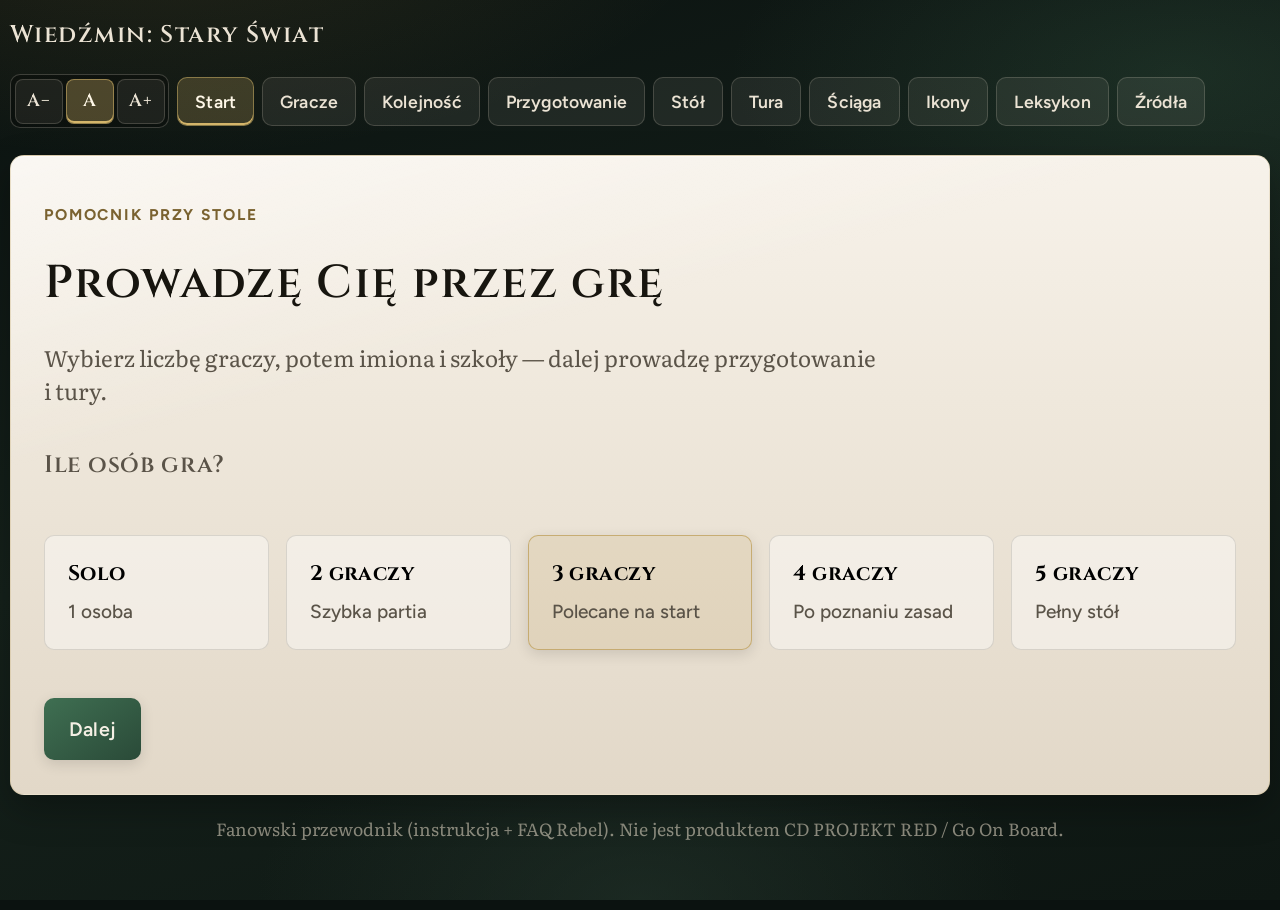
<file: wiedzmin-helper/index.html>
<!DOCTYPE html>
<html lang="pl">
  <head>
    <meta charset="UTF-8" />
    <meta name="viewport" content="width=device-width, initial-scale=1, viewport-fit=cover" />
    <script>
      (function () {
        try {
          var s = localStorage.getItem("wiedzmin-stary-swiat-ui-scale") || "md";
          if (s === "xl") s = "lg";
          if (s === "sm" || s === "md" || s === "lg") {
            document.documentElement.setAttribute("data-ui-scale", s);
          } else {
            document.documentElement.setAttribute("data-ui-scale", "md");
          }
        } catch (e) {
          document.documentElement.setAttribute("data-ui-scale", "md");
        }
      })();
    </script>
    <meta
      name="description"
      content="Pomocnik do planszówki Wiedźmin: Stary Świat — przygotowanie rozgrywki i prowadzenie tury krok po kroku."
    />
    <title>Wiedźmin: Stary Świat — Pomocnik</title>
    <link rel="preconnect" href="https://fonts.googleapis.com" />
    <link rel="preconnect" href="https://fonts.gstatic.com" crossorigin />
    <link
      href="https://fonts.googleapis.com/css2?family=Cinzel:wght@500;600;700&family=Figtree:wght@500;600;700&family=Literata:ital,opsz,wght@0,7..72,400;0,7..72,600;1,7..72,400&display=swap"
      rel="stylesheet"
    />
    <link rel="stylesheet" href="./css/styles.css" />
  </head>
  <body>
    <div class="app" id="app">
      <p class="boot-msg">Ładowanie pomocnika…</p>
    </div>
    <script type="module" src="./js/app.js"></script>
  </body>
</html>
</file>
<file: wiedzmin-helper/css/styles.css>
:root {
  /* Northern Path — chłodny mech, kość, złoto szlaku (nie krem+terracotta) */
  --bg-deep: #0b1210;
  --bg-mid: #15211b;
  --bg-glow: #24352c;
  --panel: #efe8dc;
  --panel-dark: #e2d8c8;
  --panel-lift: #f7f2ea;
  --ink: #17150f;
  --ink-soft: #5a5348;
  --brass: #b8974a;
  --brass-bright: #d4b56a;
  --brass-deep: #7a6230;
  --moss: #3f6f52;
  --moss-deep: #2a4a38;
  --danger: #9a4034;
  --ok: #3f6f52;
  --line: rgba(23, 21, 15, 0.12);
  --line-strong: rgba(23, 21, 15, 0.2);
  --shadow: 0 14px 36px rgba(0, 0, 0, 0.28);
  --shadow-soft: 0 4px 14px rgba(0, 0, 0, 0.12);
  --radius: 14px;
  --radius-sm: 10px;
  --radius-pill: 999px;
  --font-display: "Cinzel", "Palatino Linotype", serif;
  --font-body: "Literata", "Georgia", serif;
  --font-ui: "Figtree", "Segoe UI", sans-serif;
  --ease-out: cubic-bezier(0.22, 1, 0.36, 1);
  --ease-snap: cubic-bezier(0.33, 1, 0.68, 1);
  --dur-fast: 140ms;
  --dur: 280ms;
  --dur-slow: 420ms;
  /* Domyślnie A (= md). A− mniejsze, A+ większe — pod stół. */
  --ui-font: 20px;
  --app-max: 1600px;
  --nav-fg: #ebe3d4;
  --nav-fg-muted: rgba(235, 227, 212, 0.62);
}

* {
  box-sizing: border-box;
}

html {
  font-size: var(--ui-font);
}

html[data-ui-scale="sm"] {
  --ui-font: 17px;
}

html[data-ui-scale="md"] {
  --ui-font: 20px;
}

html[data-ui-scale="lg"] {
  --ui-font: 24px;
}

html,
body {
  margin: 0;
  min-height: 100%;
}

body {
  font-family: var(--font-body);
  color: var(--ink);
  background-color: var(--bg-deep);
  background-image:
    radial-gradient(ellipse 80% 50% at 12% -10%, rgba(184, 151, 74, 0.14), transparent 55%),
    radial-gradient(ellipse 70% 45% at 92% 8%, rgba(63, 111, 82, 0.22), transparent 50%),
    radial-gradient(ellipse 50% 40% at 50% 100%, rgba(36, 53, 44, 0.55), transparent 60%),
    linear-gradient(165deg, var(--bg-deep) 0%, var(--bg-mid) 48%, #0e1713 100%);
  background-attachment: fixed;
  line-height: 1.55;
  -webkit-text-size-adjust: 100%;
  text-size-adjust: 100%;
  font-optical-sizing: auto;
}

button,
input,
select,
textarea {
  font: inherit;
}

.boot-msg {
  color: var(--nav-fg);
  padding: 2rem 0.5rem;
  font-family: var(--font-ui);
  letter-spacing: 0.02em;
  opacity: 0.85;
  animation: boot-pulse 1.2s var(--ease-out) infinite alternate;
}

@keyframes boot-pulse {
  from { opacity: 0.45; }
  to { opacity: 0.9; }
}

.app {
  width: min(var(--app-max), calc(100% - 1rem));
  margin: 0 auto;
  padding: 0.85rem 0 2.5rem;
}

.topbar {
  display: flex;
  align-items: flex-start;
  justify-content: space-between;
  gap: 1rem;
  margin-bottom: 1.35rem;
  color: var(--nav-fg);
  flex-wrap: wrap;
}

.brand {
  font-family: var(--font-display);
  letter-spacing: 0.06em;
  font-size: 1.2rem;
  font-weight: 600;
  text-wrap: balance;
}

.brand small {
  display: block;
  margin-top: 0.3rem;
  font-family: var(--font-ui);
  font-size: 0.82rem;
  font-weight: 500;
  color: var(--nav-fg-muted);
  letter-spacing: 0.04em;
  text-transform: uppercase;
}

.top-actions {
  display: flex;
  gap: 0.4rem;
  flex-wrap: wrap;
  justify-content: flex-end;
  max-width: 100%;
  align-items: center;
}

.top-actions .btn {
  font-family: var(--font-ui);
  font-size: 0.88rem;
  font-weight: 600;
  padding: 0.5rem 0.85rem;
  min-height: 2.45rem;
  border-radius: var(--radius-sm);
  letter-spacing: 0.01em;
}

.ui-scale {
  display: inline-flex;
  align-items: center;
  gap: 0.15rem;
  padding: 0.18rem;
  border-radius: var(--radius-sm);
  border: 1px solid rgba(235, 227, 212, 0.22);
  background: rgba(0, 0, 0, 0.28);
}

.ui-scale .btn {
  min-width: 2.4rem;
  min-height: 2.25rem;
  padding: 0.3rem 0.5rem;
  font-family: var(--font-display);
  font-size: 0.9rem;
  line-height: 1;
  border-radius: 8px;
}

.ui-scale .btn.nav-active {
  background: rgba(212, 181, 106, 0.32);
  border-color: rgba(212, 181, 106, 0.55);
  color: #fff8e8;
}

.panel {
  position: relative;
  background:
    linear-gradient(165deg, rgba(255, 255, 255, 0.42) 0%, transparent 32%),
    linear-gradient(180deg, var(--panel-lift), var(--panel) 38%, var(--panel-dark));
  border: 1px solid rgba(184, 151, 74, 0.22);
  border-radius: var(--radius);
  box-shadow: var(--shadow);
  padding: 1.55rem 1.65rem 1.7rem;
  animation: panel-enter var(--dur-slow) var(--ease-out) both;
  transform-origin: 50% 12%;
}

.panel::before {
  content: "";
  position: absolute;
  inset: 0;
  border-radius: inherit;
  pointer-events: none;
  box-shadow: inset 0 1px 0 rgba(255, 255, 255, 0.45);
}

@keyframes panel-enter {
  from {
    opacity: 0;
    transform: translateY(14px) scale(0.985);
  }
  to {
    opacity: 1;
    transform: none;
  }
}

@keyframes rise {
  from {
    opacity: 0;
    transform: translateY(10px);
  }
  to {
    opacity: 1;
    transform: none;
  }
}

h1,
h2,
h3 {
  font-family: var(--font-display);
  font-weight: 600;
  letter-spacing: 0.03em;
  margin: 0 0 0.65rem;
}

h1 {
  font-size: clamp(1.85rem, 3.6vw, 2.55rem);
  line-height: 1.2;
}

h2 {
  font-size: 1.45rem;
  line-height: 1.25;
}

h3 {
  font-size: 1.2rem;
  color: var(--ink-soft);
  line-height: 1.3;
}

.lead {
  font-size: 1.12rem;
  color: var(--ink-soft);
  margin: 0 0 1.25rem;
  line-height: 1.45;
}

.progress {
  display: grid;
  gap: 0.45rem;
  margin-bottom: 1.1rem;
}

.progress-meta {
  display: flex;
  justify-content: space-between;
  gap: 1rem;
  font-size: 0.95rem;
  color: var(--ink-soft);
}

.progress-bar {
  height: 7px;
  border-radius: 6px;
  background: rgba(23, 21, 15, 0.1);
  overflow: hidden;
}

.progress-bar > span {
  display: block;
  height: 100%;
  width: 0;
  background: linear-gradient(90deg, var(--moss), var(--brass-bright));
  transition: width var(--dur-slow) var(--ease-out);
}

.step-kicker {
  display: inline-block;
  margin-bottom: 0.55rem;
  font-family: var(--font-ui);
  font-size: 0.78rem;
  font-weight: 700;
  letter-spacing: 0.12em;
  text-transform: uppercase;
  color: var(--brass-deep);
}

.checklist {
  list-style: none;
  margin: 0 0 1rem;
  padding: 0;
  display: flex;
  flex-direction: column;
  gap: 0.65rem;
  font-size: 1.05rem;
}

.checklist li {
  display: block;
  padding: 0.95rem 1.05rem;
  border-radius: var(--radius-sm);
  background: rgba(255, 255, 255, 0.38);
  border: 1px solid var(--line);
  text-align: left;
  line-height: 1.5;
  overflow-wrap: break-word;
  transition: border-color var(--dur-fast) ease, background var(--dur-fast) ease;
}

.checklist li > div {
  display: block;
  margin-top: 0.35rem;
  color: var(--ink-soft);
}

.checklist strong {
  display: inline;
  font-weight: 600;
}

.step-body {
  overflow-wrap: break-word;
}

.step-body ol.checklist,
.step-body ul.checklist {
  counter-reset: none;
}

.note,
.warn,
.tip {
  margin: 0.9rem 0 0;
  padding: 0.9rem 1rem;
  border-radius: var(--radius-sm);
  border-left: 4px solid var(--brass);
  background: rgba(184, 151, 74, 0.1);
  font-size: 1.02rem;
  line-height: 1.5;
}

.warn {
  border-left-color: var(--danger);
  background: rgba(154, 64, 52, 0.09);
}

.tip {
  border-left-color: var(--ok);
  background: rgba(63, 111, 82, 0.1);
}

.actions {
  display: flex;
  flex-wrap: wrap;
  gap: 0.65rem;
  margin-top: 1.25rem;
}

.btn {
  appearance: none;
  border: 0;
  border-radius: var(--radius-sm);
  padding: 0.8rem 1.25rem;
  min-height: 2.75rem;
  cursor: pointer;
  font-family: var(--font-ui);
  font-size: 0.98rem;
  font-weight: 600;
  letter-spacing: 0.01em;
  transition:
    transform var(--dur-fast) var(--ease-snap),
    background var(--dur) ease,
    box-shadow var(--dur) ease,
    border-color var(--dur) ease,
    color var(--dur) ease,
    opacity var(--dur-fast) ease;
}

.btn:hover {
  transform: translateY(-1px);
}

.btn:active {
  transform: translateY(0) scale(0.985);
}

.btn:focus-visible {
  outline: 2px solid var(--brass);
  outline-offset: 2px;
}

.btn-primary {
  background: linear-gradient(145deg, var(--moss) 0%, var(--moss-deep) 100%);
  color: #f4efe4;
  box-shadow: var(--shadow-soft);
}

.btn-primary:hover {
  box-shadow: 0 8px 20px rgba(42, 74, 56, 0.35);
}

.btn-secondary {
  background: rgba(255, 255, 255, 0.35);
  color: var(--ink);
  border: 1px solid var(--line-strong);
}

.btn-secondary:hover {
  background: rgba(255, 255, 255, 0.55);
  border-color: rgba(184, 151, 74, 0.45);
}

.btn-ghost {
  background: rgba(235, 227, 212, 0.08);
  color: var(--nav-fg);
  border: 1px solid rgba(235, 227, 212, 0.18);
}

.btn-ghost:hover {
  background: rgba(235, 227, 212, 0.14);
  border-color: rgba(212, 181, 106, 0.35);
}

.btn-ghost.nav-active {
  background: rgba(212, 181, 106, 0.22);
  border-color: rgba(212, 181, 106, 0.5);
  color: #fff8e8;
  box-shadow: inset 0 -2px 0 var(--brass-bright);
}

.btn-danger {
  background: var(--danger);
  color: #fff7f2;
}

.choice-grid {
  display: grid;
  grid-template-columns: repeat(auto-fit, minmax(180px, 1fr));
  gap: 0.85rem;
  margin: 1rem 0 0.25rem;
}

.trail-token-grid {
  display: grid;
  grid-template-columns: repeat(3, minmax(0, 1fr));
  gap: 0.65rem;
  margin: 0.75rem 0 0.15rem;
}

.trail-token-btn {
  display: flex;
  flex-direction: column;
  align-items: center;
  gap: 0.2rem;
  text-align: center;
  padding: 0.7rem 0.45rem 0.65rem;
  border-radius: 12px;
  border: 1px solid var(--line);
  background: rgba(255, 255, 255, 0.42);
  cursor: pointer;
  min-height: 6.2rem;
  transition: border-color 0.15s ease, background 0.15s ease, transform 0.15s ease;
}

.trail-token-btn .trail-token-ico {
  line-height: 0;
  margin-bottom: 0.15rem;
}

.trail-token-btn .trail-token-ico .ico-img {
  width: 2.35rem;
  height: 2.35rem;
}

.trail-token-btn strong {
  font-family: var(--font-display);
  font-size: 1.02rem;
  line-height: 1.2;
}

.trail-token-meta {
  color: var(--ink-soft);
  font-size: 0.92rem;
}

.trail-token-status {
  color: var(--ink-soft);
  font-size: 0.78rem;
  opacity: 0.85;
  margin-top: 0.15rem;
}

.trail-token-btn:hover:not(:disabled) {
  border-color: var(--brass);
  transform: translateY(-1px);
}

.trail-token-btn.active {
  border-color: var(--brass);
  background: rgba(184, 146, 62, 0.16);
}

.trail-token-btn.is-trail {
  border-color: var(--ok, #2f6b45);
  background: rgba(47, 107, 69, 0.14);
}

.trail-token-btn.is-empty,
.trail-token-btn:disabled {
  opacity: 0.55;
  cursor: not-allowed;
  transform: none;
}

@media (max-width: 520px) {
  .trail-token-grid {
    gap: 0.4rem;
  }
  .trail-token-btn {
    padding: 0.55rem 0.3rem;
    min-height: 5.6rem;
  }
  .trail-token-btn strong {
    font-size: 0.92rem;
  }
}

.explore-chooser {
  margin: 0.5rem 0 0.25rem;
}

.explore-chooser-title {
  margin: 0 0 0.35rem;
  font-size: 1.45rem;
}

.explore-card-grid {
  display: grid;
  grid-template-columns: repeat(2, max-content);
  justify-content: center;
  column-gap: 2.25rem;
  row-gap: 0.65rem;
  margin: 1rem 0 0.25rem;
  align-items: start;
}

.explore-card-slot {
  display: flex;
  flex-direction: column;
  align-items: center;
  gap: 0.55rem;
  width: max-content;
}

.explore-card {
  display: block;
  margin: 0;
  padding: 0;
  border: 3px solid transparent;
  border-radius: 12px;
  background: transparent;
  cursor: pointer;
  line-height: 0;
  width: max-content;
  transition: border-color 0.15s ease, transform 0.15s ease, box-shadow 0.15s ease;
}

.explore-card img {
  display: block;
  width: min(42vw, 11rem);
  height: auto;
  object-fit: contain;
  pointer-events: none;
  filter: drop-shadow(0 8px 16px rgba(0, 0, 0, 0.28));
}

.explore-card-label {
  text-align: center;
  pointer-events: none;
}

.explore-card-label strong {
  display: block;
  font-family: var(--font-display);
  font-size: 1.08rem;
}

.explore-card:hover {
  transform: translateY(-2px);
}

.explore-card:focus-visible {
  outline: 2px solid var(--brass);
  outline-offset: 3px;
}

.explore-card.active {
  border-color: var(--brass);
  box-shadow: 0 0 0 2px rgba(184, 146, 62, 0.35);
}

@media (max-width: 520px) {
  .explore-card-grid {
    column-gap: 1rem;
  }
  .explore-card img {
    width: min(40vw, 9rem);
  }
}

.choice-grid > .choice {
  animation: choice-in var(--dur-slow) var(--ease-out) both;
}

.choice-grid > .choice:nth-child(1) { animation-delay: 40ms; }
.choice-grid > .choice:nth-child(2) { animation-delay: 80ms; }
.choice-grid > .choice:nth-child(3) { animation-delay: 120ms; }
.choice-grid > .choice:nth-child(4) { animation-delay: 160ms; }
.choice-grid > .choice:nth-child(5) { animation-delay: 200ms; }
.choice-grid > .choice:nth-child(n + 6) { animation-delay: 240ms; }

@keyframes choice-in {
  from {
    opacity: 0;
    transform: translateY(8px);
  }
  to {
    opacity: 1;
    transform: none;
  }
}

.choice {
  text-align: left;
  padding: 1.1rem 1.15rem;
  border-radius: var(--radius-sm);
  border: 1px solid var(--line);
  background: rgba(255, 255, 255, 0.42);
  cursor: pointer;
  min-height: 4.1rem;
  font-family: var(--font-ui);
  transition:
    border-color var(--dur-fast) ease,
    transform var(--dur-fast) var(--ease-snap),
    background var(--dur) ease,
    box-shadow var(--dur) ease;
}

.choice:hover,
.choice.active {
  border-color: rgba(184, 151, 74, 0.65);
  background: rgba(184, 151, 74, 0.14);
  transform: translateY(-2px);
  box-shadow: var(--shadow-soft);
}

.choice:focus-visible {
  outline: 2px solid var(--brass);
  outline-offset: 2px;
}

.choice strong {
  display: block;
  font-family: var(--font-display);
  margin-bottom: 0.25rem;
  font-size: 1.05rem;
  letter-spacing: 0.02em;
}

.choice span {
  color: var(--ink-soft);
  font-size: 0.95rem;
  line-height: 1.4;
  font-weight: 500;
}

.table {
  width: 100%;
  border-collapse: collapse;
  margin: 0.85rem 0 0.2rem;
  font-size: 1.05rem;
}

.table th,
.table td {
  border: 1px solid var(--line);
  padding: 0.7rem 0.8rem;
  text-align: left;
}

.table th {
  background: rgba(184, 146, 62, 0.15);
  font-family: var(--font-display);
  font-weight: 600;
}

.home-hero {
  min-height: min(72vh, 620px);
  display: grid;
  align-content: center;
  gap: 0.9rem;
}

.home-hero .lead {
  max-width: 42rem;
}

.badge-row {
  display: flex;
  flex-wrap: wrap;
  gap: 0.45rem;
  margin: 0.4rem 0 0.8rem;
}

.badge {
  display: inline-flex;
  align-items: center;
  padding: 0.28rem 0.65rem;
  border-radius: 8px;
  background: rgba(184, 151, 74, 0.14);
  border: 1px solid rgba(184, 151, 74, 0.32);
  font-family: var(--font-ui);
  font-size: 0.82rem;
  font-weight: 600;
  color: var(--ink-soft);
}

.phase-tabs {
  display: flex;
  flex-wrap: wrap;
  gap: 0.4rem;
  margin-bottom: 1rem;
  padding: 0.3rem;
  border-radius: var(--radius-sm);
  background: rgba(23, 21, 15, 0.04);
  border: 1px solid var(--line);
}

.phase-tab {
  padding: 0.6rem 0.95rem;
  border-radius: 8px;
  border: 1px solid transparent;
  background: transparent;
  color: var(--ink-soft);
  cursor: pointer;
  font-family: var(--font-ui);
  font-size: 0.95rem;
  font-weight: 600;
  min-height: 2.55rem;
  transition:
    background var(--dur) ease,
    color var(--dur) ease,
    border-color var(--dur) ease,
    transform var(--dur-fast) var(--ease-snap);
}

.phase-tab:hover {
  background: rgba(255, 255, 255, 0.45);
  color: var(--ink);
}

.phase-tab.active {
  background: var(--moss-deep);
  border-color: var(--moss-deep);
  color: #f4efe4;
  box-shadow: var(--shadow-soft);
}

.footer-note {
  margin-top: 1rem;
  color: rgba(240, 230, 210, 0.55);
  font-size: 0.88rem;
  text-align: center;
}

.roster-grid {
  display: grid;
  gap: 0.75rem;
  margin: 0.85rem 0 1.1rem;
  grid-template-columns: 1fr;
}

.roster-grid--2 {
  grid-template-columns: repeat(2, minmax(0, 1fr));
}

.roster-grid--3 {
  grid-template-columns: repeat(3, minmax(0, 1fr));
}

.roster-grid--4,
.roster-grid--5 {
  grid-template-columns: repeat(auto-fit, minmax(190px, 1fr));
}

@media (max-width: 900px) {
  .roster-grid--3 {
    grid-template-columns: repeat(2, minmax(0, 1fr));
  }
}

@media (max-width: 480px) {
  .roster-grid--2,
  .roster-grid--3,
  .roster-grid--4,
  .roster-grid--5 {
    grid-template-columns: 1fr;
  }
}

.roster-card {
  display: grid;
  gap: 0.75rem;
  padding: 0.9rem 1rem 1rem;
  border-radius: var(--radius-sm);
  border: 1px solid var(--line);
  border-left: 3px solid var(--school-color, var(--brass));
  background: rgba(255, 255, 255, 0.72);
  box-shadow: var(--shadow-soft);
  margin: 0;
  min-width: 0;
  transition: border-color var(--dur) ease, box-shadow var(--dur) ease, transform var(--dur-fast) var(--ease-snap);
}

.roster-card:hover {
  border-color: color-mix(in srgb, var(--school-color, var(--brass)) 55%, var(--line));
  box-shadow: 0 6px 18px rgba(0, 0, 0, 0.1);
}

.roster-card-head {
  display: flex;
  align-items: center;
  gap: 0.65rem;
  min-width: 0;
}

.roster-card-title {
  display: grid;
  gap: 0.15rem;
  min-width: 0;
}

.roster-card-title strong {
  font-family: var(--font-display);
  letter-spacing: 0.02em;
  line-height: 1.2;
}

.roster-card-title .school-start-hint {
  margin: 0;
  font-family: var(--font-ui);
  font-size: 0.82rem;
  font-weight: 500;
  color: var(--ink-soft);
}

.roster-card-badge {
  display: inline-flex;
  align-items: center;
  justify-content: center;
  width: 2.35rem;
  height: 2.35rem;
  border-radius: 50%;
  overflow: hidden;
  flex-shrink: 0;
  box-shadow: inset 0 0 0 1px rgba(255, 255, 255, 0.22);
}

/* Nadpisuje globalne .ico (margin/vertical-align) i .ico-school-img .ico-img (1.75rem),
   które inaczej zostawiają medalion w lewym górnym rogu kółka. */
.roster-card-badge > .ico {
  display: flex;
  align-items: center;
  justify-content: center;
  width: 100%;
  height: 100%;
  margin: 0;
  vertical-align: 0;
  line-height: 0;
}

.roster-card-badge .ico-school-img .ico-img {
  display: block;
  /* 100%+ overscale: medalion wypełnia kółko (globalne .ico-school-img to 1.75rem). */
  width: 112%;
  height: 112%;
  max-width: none;
  object-fit: cover;
  object-position: center;
}

.roster-card-fields {
  display: grid;
  grid-template-columns: 1fr 1fr;
  gap: 0.55rem;
}

@media (max-width: 420px) {
  .roster-card-fields {
    grid-template-columns: 1fr;
  }
}

.roster-card label {
  display: grid;
  gap: 0.28rem;
  font-family: var(--font-ui);
  font-size: 0.82rem;
  font-weight: 600;
  color: var(--ink-soft);
  min-width: 0;
}

.roster-card input,
.roster-card select,
.quest-add input,
.quest-add select {
  padding: 0.55rem 0.7rem;
  border-radius: 8px;
  border: 1px solid var(--line-strong);
  background: var(--panel-lift);
  color: var(--ink);
  font-family: var(--font-ui);
  font-size: 0.98rem;
  min-height: 2.4rem;
  width: 100%;
  transition: border-color var(--dur-fast) ease, box-shadow var(--dur-fast) ease;
}

.roster-card input:focus,
.roster-card select:focus,
.quest-add input:focus,
.quest-add select:focus {
  outline: none;
  border-color: var(--school-color, var(--brass));
  box-shadow: 0 0 0 3px color-mix(in srgb, var(--school-color, var(--brass)) 22%, transparent);
}

.player-chip {
  display: inline-flex;
  align-items: center;
  gap: 0.45rem;
  padding: 0.4rem 0.8rem;
  border-radius: 8px;
  background: var(--moss-deep);
  color: #f4efe4;
  font-family: var(--font-display);
  font-size: 0.95rem;
  letter-spacing: 0.03em;
}

.player-chip span {
  opacity: 0.8;
  font-family: var(--font-body);
  font-size: 0.9rem;
}

.checklist a {
  color: #6b4e16;
}

/* Ikony-ściągi (teren = PNG Gemini; reszta SVG — nie assety z pudełka) */
.ico {
  display: inline-flex;
  vertical-align: -0.35em;
  margin: 0 0.12rem;
  color: #3d4a3f;
}

.ico svg,
.ico .ico-img {
  display: block;
}

.ico-action {
  display: inline-flex;
  align-items: center;
  line-height: 0;
}

.ico-action-img,
.ico-action .ico-img {
  width: auto !important;
  height: 2rem !important;
  max-width: min(100%, 12rem);
  object-fit: contain;
}

.loc-action-icon {
  margin: 0.45rem 0 0.15rem;
}

.map-loc-popup-action {
  margin: 0.45rem 0 0;
  display: flex;
  flex-direction: column;
  gap: 0.35rem;
  align-items: flex-start;
}

.ico-legend-item .ico-action .ico-img {
  height: 2.4rem !important;
  max-width: 9rem;
}

.ico-terrain .ico-img,
.ico-school-img .ico-img {
  width: 1.75rem;
  height: 1.75rem;
  object-fit: contain;
}

.ico-legend-row--schools .ico-school-img .ico-img {
  width: 3.25rem !important;
  height: 3.25rem !important;
}

.ico-legend-item .ico-terrain .ico-img,
.ico-legend-item .ico-school-img .ico-img {
  width: 2.35rem;
  height: 2.35rem;
}

.player-chip .ico-school-img .ico-img {
  width: 1.55rem;
  height: 1.55rem;
}

.field-modal {
  position: fixed;
  inset: 0;
  z-index: 40;
  display: grid;
  place-items: center;
  padding: 1rem;
  background: rgba(12, 14, 12, 0.55);
  backdrop-filter: blur(2px);
}

.field-modal-card {
  width: min(100%, 28rem);
  max-height: min(88vh, 36rem);
  overflow: auto;
  padding: 1rem 1.1rem 1.05rem;
  border-radius: 14px;
  background: rgba(246, 240, 228, 0.98);
  color: #1a1814;
  border: 1px solid rgba(184, 146, 62, 0.55);
  box-shadow: 0 16px 40px rgba(0, 0, 0, 0.4);
  animation: map-loc-popup-in 0.22s ease-out;
}

.field-modal-actions {
  display: flex;
  flex-direction: column;
  gap: 0.45rem;
  margin-top: 0.55rem;
}

.field-modal-row {
  display: flex;
  gap: 0.55rem;
  align-items: flex-start;
  padding: 0.55rem 0.65rem;
  border-radius: 10px;
  background: rgba(255, 255, 255, 0.45);
  border: 1px solid rgba(26, 24, 20, 0.12);
  cursor: pointer;
}

.field-modal-row.is-disabled {
  opacity: 0.5;
  cursor: not-allowed;
}

.field-modal-row input {
  margin-top: 0.2rem;
}

.ico-chip {
  display: inline-flex;
  align-items: center;
  gap: 0.28rem;
  margin: 0 0.1rem;
  vertical-align: middle;
}

.ico-forest { color: #3d6b3a; }
.ico-mountain { color: #5a5a58; }
.ico-water { color: #4a7a9a; }
.ico-wild { color: #5b7a8a; }
.ico-gold { color: #b8923e; }
.ico-shield { color: #4a6a8b; }
.ico-attack { color: #8b3a2f; }
.ico-defense { color: #355f8b; }
.ico-alchemy { color: #5a7a3a; }
.ico-specialty { color: #b8923e; }
.ico-card-blue { color: #2f5f9a; }
.ico-card-red { color: #a33a2f; }
.ico-card-green { color: #2f7a45; }
.ico-card-yellow { color: #a08a2a; }
.ico-card-purple { color: #6b3a8b; }
.ico-monster { color: #6b3a2f; }
.ico-quest { color: #5a4a2f; }
.ico-dice { color: #4a453c; }
.ico-move { color: #355f43; }
.ico-trophy { color: #b8923e; }
.ico-phase { color: var(--moss-deep); }
.ico-school { color: var(--moss-deep); }
.ico-elixir { color: #5a7a3a; }
.ico-burn { color: #8b3a2f; }
.ico-discard { color: #6b5b45; }
.ico-fatigue { color: #6b4e16; }
.ico-reputation { color: #b8923e; }
.ico-hand { color: #4a453c; }

/* Mapa-schemat + tracker */
.map-stage {
  position: relative;
  margin: 0.75rem 0 0.5rem;
  border-radius: var(--radius-sm);
  overflow: hidden;
  border: 1px solid rgba(23, 21, 15, 0.22);
  background:
    radial-gradient(ellipse at 30% 20%, rgba(63, 111, 82, 0.22), transparent 55%),
    radial-gradient(ellipse at 80% 80%, rgba(184, 151, 74, 0.08), transparent 45%),
    linear-gradient(160deg, #101a15, #18241d 60%, #0d1511);
  min-height: 220px;
  display: grid;
  place-items: center;
  box-shadow: inset 0 1px 0 rgba(255, 255, 255, 0.04);
}

.map-loc-popup {
  position: absolute;
  z-index: 6;
  left: 50%;
  top: 10%;
  transform: translateX(-50%);
  width: min(92%, 22rem);
  max-height: min(70%, 18rem);
  overflow: auto;
  padding: 0.75rem 0.9rem 0.65rem;
  border-radius: var(--radius-sm);
  background: rgba(247, 242, 234, 0.97);
  color: var(--ink);
  border: 1px solid rgba(184, 151, 74, 0.45);
  box-shadow: var(--shadow);
  animation: map-loc-popup-in var(--dur) var(--ease-out);
}

.map-loc-popup.map-loc-popup--gone {
  opacity: 0;
  pointer-events: none;
  transition: opacity 0.28s ease;
}

.map-loc-popup-title {
  margin: 0.2rem 0 0.35rem;
  font-size: 1.15rem;
  line-height: 1.25;
}

.map-loc-popup-meta {
  margin: 0;
  font-size: 0.95rem;
}

.map-loc-popup-hint {
  margin: 0.5rem 0 0;
  line-height: 1.4;
  font-size: 0.95rem;
}

@keyframes map-loc-popup-in {
  from {
    opacity: 0;
    transform: translateX(-50%) translateY(-6px);
  }
  to {
    opacity: 1;
    transform: translateX(-50%) translateY(0);
  }
}

.map-wrap {
  width: 100%;
  transition: transform 0.35s ease;
  transform: rotate(var(--map-rot, 0deg));
  transform-origin: center center;
}

.map-svg {
  display: block;
  width: 100%;
  height: auto;
  max-height: min(78vh, 720px);
}

.map-road {
  stroke: rgba(240, 230, 210, 0.28);
  stroke-width: 0.55;
}

.map-label {
  fill: #f0e6d2;
  font-size: 2.55px;
  font-family: var(--font-display), serif;
  pointer-events: none;
  font-weight: 600;
}

.map-badge-text {
  fill: #f0e6d2;
  font-size: 2.2px;
  font-family: var(--font-display), serif;
  pointer-events: none;
}

.map-node-selected circle:first-child {
  stroke: #d4b05a;
  stroke-width: 0.85;
  filter: drop-shadow(0 0 0.6px #d4b05a);
}

.map-toolbar {
  display: flex;
  flex-wrap: wrap;
  gap: 0.45rem;
  margin: 0.5rem 0;
}

.map-toolbar .btn {
  padding: 0.45rem 0.8rem;
  font-size: 0.92rem;
}

.loc-panel {
  margin: 0.75rem 0 1rem;
  padding: 0.85rem 0.95rem;
  border-radius: 10px;
  background: rgba(255, 255, 255, 0.38);
  border: 1px solid var(--line);
}

.loc-panel .loc-num {
  font-weight: 600;
  color: var(--brass, #b8923e);
  font-size: 0.92em;
}

.loc-panel .loc-action {
  margin: 0.55rem 0 0;
  line-height: 1.45;
}

.guide-box,
.guide-inline {
  margin: 0.75rem 0 0.35rem;
  padding: 0.85rem 0.95rem;
  border-radius: 12px;
  background: rgba(36, 72, 51, 0.12);
  border: 1px solid rgba(184, 146, 62, 0.35);
}

.guide-inline .guide-box {
  margin: 0.55rem 0 0;
  background: rgba(255, 255, 255, 0.28);
}

.guide-steps {
  margin: 0.55rem 0 0;
}

.move-cost-grid .choice .note {
  display: block;
  margin-top: 0.25rem;
  font-size: 0.88em;
  opacity: 0.9;
}

.move-dest-grid .move-cost-lines {
  display: flex;
  flex-direction: column;
  gap: 0.2rem;
  margin-top: 0.35rem;
  font-size: 0.9em;
  text-align: left;
}

.move-dest-grid .move-cost-lines em {
  opacity: 0.75;
  font-style: normal;
}

.school-start-hint {
  margin: 0.35rem 0 0;
}

.map-road-lit {
  stroke: var(--brass-bright);
  stroke-width: 0.55;
  opacity: 0.95;
  stroke-dasharray: 2.2 1.4;
  animation: road-flow 2.8s linear infinite;
}

@keyframes road-flow {
  to {
    stroke-dashoffset: -7;
  }
}

.map-node-here > circle:nth-of-type(1),
.map-node-here > circle:nth-of-type(2) {
  filter: drop-shadow(0 0 0.35px #f0e6d2);
}

.map-node-reach .map-label {
  fill: #f3e2b0;
  font-weight: 700;
}

.map-mini .map-svg {
  max-height: 320px;
}

.monsters-panel {
  margin: 1rem 0 1.25rem;
  padding: 0.9rem 1rem;
  border-radius: 12px;
  border: 1px solid rgba(107, 58, 47, 0.45);
  background: rgba(107, 58, 47, 0.1);
}

.monsters-list {
  margin: 0.5rem 0 0;
}

.monster-terrain-grid {
  display: grid;
  gap: 0.75rem;
  margin: 0.75rem 0 0;
}

@media (min-width: 720px) {
  .monster-terrain-grid {
    grid-template-columns: repeat(3, minmax(0, 1fr));
  }
}

.monster-terrain-slot {
  padding: 0.7rem 0.75rem;
  border-radius: 12px;
  border: 1px solid var(--line);
  background: rgba(255, 255, 255, 0.35);
}

.monster-terrain-slot.is-empty {
  opacity: 0.78;
}

.monster-terrain-slot.is-filled {
  border-color: rgba(107, 58, 47, 0.45);
  background: rgba(107, 58, 47, 0.12);
}

.monster-terrain-head {
  display: flex;
  flex-wrap: wrap;
  align-items: center;
  gap: 0.35rem 0.5rem;
  margin-bottom: 0.45rem;
}

.monster-terrain-ico {
  display: inline-flex;
}

.monster-terrain-meta {
  width: 100%;
  font-size: 0.92em;
  color: var(--ink-soft);
}

.monster-terrain-pick {
  display: flex;
  flex-wrap: wrap;
  align-items: center;
  gap: 0.35rem;
}

.monster-num-input {
  width: 3.4rem;
  text-align: center;
  font: inherit;
  font-weight: 700;
  padding: 0.35rem 0.25rem;
  border-radius: 8px;
  border: 1px solid var(--line);
  background: rgba(255, 255, 255, 0.75);
  color: var(--ink);
}

.monster-num-btn {
  min-width: 2.4rem;
  padding-left: 0.55rem;
  padding-right: 0.55rem;
}

.monster-terrain-levels {
  display: flex;
  flex-wrap: wrap;
  gap: 0.35rem;
  margin-top: 0.45rem;
}

.monster-terrain-hint {
  margin: 0.4rem 0 0;
  font-size: 0.85em;
}

.choice-danger {
  border-color: rgba(160, 60, 40, 0.55) !important;
  box-shadow: inset 0 0 0 1px rgba(160, 60, 40, 0.25);
}

.guide-monster-hit {
  background: rgba(107, 58, 47, 0.16);
  border-color: rgba(184, 100, 70, 0.5);
}

.tracker-list {
  display: grid;
  gap: 0.85rem;
  margin: 0.6rem 0 0.4rem;
}

.tracker-card {
  padding: 0.95rem;
  border-radius: var(--radius-sm);
  border: 1px solid var(--line);
  background: rgba(255, 255, 255, 0.38);
  transition: border-color var(--dur) ease, box-shadow var(--dur) ease;
}

.tracker-card.tracker-active {
  border-color: rgba(184, 151, 74, 0.7);
  box-shadow: 0 0 0 1px rgba(184, 151, 74, 0.28), var(--shadow-soft);
}

.tracker-card header {
  display: flex;
  flex-wrap: wrap;
  gap: 0.45rem;
  align-items: center;
  margin-bottom: 0.75rem;
}

.tracker-grid {
  display: grid;
  grid-template-columns: repeat(auto-fit, minmax(140px, 1fr));
  gap: 0.75rem;
}

.tracker-grid label {
  display: grid;
  gap: 0.4rem;
  font-size: 1.02rem;
  color: var(--ink-soft);
}

.rep-row,
.num-row {
  display: flex;
  flex-wrap: wrap;
  gap: 0.35rem;
  align-items: center;
}

.rep-btn {
  width: 2.55rem;
  height: 2.55rem;
  border-radius: 8px;
  border: 1px solid var(--line);
  background: rgba(255, 255, 255, 0.5);
  cursor: pointer;
  font-family: var(--font-display);
  font-size: 1.05rem;
  transition:
    background var(--dur-fast) ease,
    color var(--dur-fast) ease,
    border-color var(--dur-fast) ease,
    transform var(--dur-fast) var(--ease-snap);
}

.rep-btn:hover {
  border-color: rgba(184, 151, 74, 0.55);
  transform: translateY(-1px);
}

.rep-btn.active {
  background: var(--moss-deep);
  color: #f4efe4;
  border-color: var(--moss-deep);
}

.num-val {
  min-width: 2rem;
  text-align: center;
  font-family: var(--font-display);
  font-size: 1.35rem;
}

.num-row .btn {
  padding: 0.55rem 0.95rem;
  min-width: 2.7rem;
  min-height: 2.7rem;
  font-size: 1.2rem;
}

.now-row {
  margin-top: 0.85rem;
}

.now-actions {
  grid-template-columns: repeat(auto-fit, minmax(120px, 1fr));
}

.now-actions .choice {
  padding: 0.55rem 0.65rem;
}

.now-actions .choice strong {
  margin: 0;
  font-size: 0.92rem;
}

.tracker-math {
  margin-top: 0.75rem;
}

.tracker-quests {
  margin-top: 0.55rem;
}

.tracker-quests .checklist {
  margin: 0.25rem 0 0;
}

.guide-quest-hit {
  border-color: var(--brass);
  background: linear-gradient(135deg, rgba(184, 146, 62, 0.18), rgba(255, 255, 255, 0.35));
}

.quest-add label,
.resource-adjust label {
  display: grid;
  gap: 0.3rem;
  margin-top: 0.55rem;
}

.quest-add input,
.quest-add select {
  font: inherit;
  padding: 0.45rem 0.55rem;
  border-radius: 8px;
  border: 1px solid var(--line);
  background: rgba(255, 255, 255, 0.65);
  color: var(--ink);
}

.turn-summary .checklist li {
  margin-bottom: 0.25rem;
}

.solo-turn-counter {
  display: flex;
  align-items: center;
  gap: 0.55rem;
  margin: 0.55rem 0 0.75rem;
  padding: 0.55rem 0.75rem;
  border-radius: 10px;
  border: 1px solid var(--line);
  background: rgba(184, 146, 62, 0.12);
}

.solo-turn-label {
  font-size: 0.85rem;
  color: var(--ink-soft);
  text-transform: uppercase;
  letter-spacing: 0.04em;
}

.solo-turn-num {
  font-family: var(--font-display);
  font-size: 1.65rem;
  line-height: 1;
  min-width: 1.5rem;
}

.solo-turn-actions {
  margin-left: auto;
  display: flex;
  gap: 0.35rem;
}

.solo-turn-actions .btn {
  min-width: 2.2rem;
  padding: 0.25rem 0.45rem;
}

.choice-disabled,
.choice[disabled] {
  opacity: 0.45;
  cursor: not-allowed;
  transform: none !important;
  filter: grayscale(0.35);
}

.choice-meditate-ready {
  border-color: var(--ok) !important;
  box-shadow: 0 0 0 2px rgba(63, 111, 82, 0.28);
}

.order-panel .order-box {
  margin: 1rem 0 0.85rem;
  border: 1px solid var(--line);
  border-radius: var(--radius-sm);
  background: rgba(255, 255, 255, 0.78);
  overflow: hidden;
  box-shadow: var(--shadow-soft);
}

.order-box-head {
  display: grid;
  grid-template-columns: minmax(0, 1fr) auto auto;
  gap: 0.75rem;
  align-items: center;
  padding: 0.55rem 0.85rem 0.55rem 2.85rem;
  background: rgba(23, 21, 15, 0.04);
  border-bottom: 1px solid var(--line);
  color: var(--ink-soft);
  font-family: var(--font-ui);
  font-size: 0.78rem;
  font-weight: 600;
  letter-spacing: 0.02em;
  text-transform: uppercase;
}

.order-box-head-meta {
  min-width: 7.5rem;
  text-align: right;
}

.order-box-head-actions {
  width: 4.4rem;
}

.order-list {
  list-style: none;
  margin: 0;
  padding: 0;
  display: grid;
}

.order-item {
  display: grid;
  grid-template-columns: auto auto auto minmax(0, 1fr) auto auto;
  align-items: center;
  gap: 0.65rem;
  padding: 0.7rem 0.85rem;
  border-bottom: 1px solid var(--line);
  background: transparent;
  cursor: grab;
  border-left: 3px solid var(--school-color, transparent);
  transition: background var(--dur-fast) ease;
}

.order-item:last-child {
  border-bottom: 0;
}

.order-item:hover {
  background: rgba(255, 255, 255, 0.55);
}

.order-item.dragging {
  opacity: 0.55;
  background: rgba(23, 21, 15, 0.06);
}

.order-handle {
  color: rgba(23, 21, 15, 0.35);
  font-size: 0.75rem;
  letter-spacing: -0.08em;
  line-height: 1;
  user-select: none;
  cursor: grab;
}

.order-pos {
  font-family: var(--font-display);
  font-size: 0.95rem;
  min-width: 1.35rem;
  color: var(--ink-soft);
  text-align: center;
}

.order-avatar {
  display: inline-flex;
  align-items: center;
  justify-content: center;
  width: 2rem;
  height: 2rem;
  border-radius: 50%;
  overflow: hidden;
  flex-shrink: 0;
  box-shadow: inset 0 0 0 1px rgba(255, 255, 255, 0.2);
}

.order-avatar > .ico {
  display: flex;
  align-items: center;
  justify-content: center;
  width: 100%;
  height: 100%;
  margin: 0;
  vertical-align: 0;
  line-height: 0;
}

.order-avatar .ico-school-img .ico-img {
  display: block;
  width: 112%;
  height: 112%;
  max-width: none;
  object-fit: cover;
  object-position: center;
}

.order-identity {
  display: grid;
  gap: 0.05rem;
  min-width: 0;
}

.order-name {
  font-size: 0.98rem;
  line-height: 1.25;
  overflow: hidden;
  text-overflow: ellipsis;
  white-space: nowrap;
}

.order-school {
  color: var(--ink-soft);
  font-family: var(--font-ui);
  font-size: 0.82rem;
}

.order-meta {
  color: var(--ink-soft);
  font-family: var(--font-ui);
  font-size: 0.88rem;
  font-variant-numeric: tabular-nums;
  white-space: nowrap;
  text-align: right;
  min-width: 7.5rem;
}

.order-move {
  display: inline-flex;
  border: 1px solid var(--line);
  border-radius: 6px;
  overflow: hidden;
  background: rgba(255, 255, 255, 0.7);
}

.order-icon-btn {
  appearance: none;
  border: 0;
  background: transparent;
  color: var(--ink-soft);
  width: 2rem;
  height: 1.85rem;
  padding: 0;
  cursor: pointer;
  font-size: 0.9rem;
  line-height: 1;
}

.order-icon-btn + .order-icon-btn {
  border-left: 1px solid var(--line);
}

.order-icon-btn:hover:not(:disabled) {
  background: rgba(23, 21, 15, 0.06);
  color: var(--ink);
}

.order-icon-btn:disabled {
  opacity: 0.35;
  cursor: not-allowed;
}

.order-toolbar {
  display: flex;
  flex-wrap: wrap;
  gap: 0.5rem;
  margin: 0 0 0.35rem;
}

.btn-compact {
  border-radius: 8px;
  padding: 0.55rem 0.85rem;
  min-height: 2.35rem;
  font-size: 0.92rem;
}

@media (max-width: 640px) {
  .order-box-head {
    display: none;
  }

  .order-item {
    grid-template-columns: auto auto minmax(0, 1fr) auto;
    grid-template-areas:
      "handle pos identity move"
      "handle pos meta move";
    row-gap: 0.2rem;
  }

  .order-handle { grid-area: handle; }
  .order-pos { grid-area: pos; }
  .order-avatar { display: none; }
  .order-identity { grid-area: identity; }
  .order-meta {
    grid-area: meta;
    text-align: left;
    min-width: 0;
  }
  .order-move { grid-area: move; }
}

.map-node-reach {
  cursor: pointer;
}

.setup-map-embed {
  margin-top: 1rem;
}

.tracker-math summary {
  cursor: pointer;
  font-family: var(--font-display);
}

.board-panel .map-wrap {
  /* gdy obrót 90/270, zostaw miejsce */
  margin-inline: auto;
}

@media (max-width: 640px) {
  .map-svg {
    max-height: 52vh;
  }
}

.ico-legend-row {
  display: grid;
  grid-template-columns: repeat(auto-fill, minmax(240px, 1fr));
  gap: 0.75rem;
  margin: 0.6rem 0 1.1rem;
}

.ico-legend-row--terrain {
  grid-template-columns: repeat(4, minmax(0, 1fr));
  gap: 0.55rem;
}

.ico-legend-row--schools {
  grid-template-columns: repeat(auto-fill, minmax(160px, 1fr));
}

.ico-legend-item {
  display: grid;
  grid-template-columns: auto 1fr;
  gap: 0.65rem;
  align-items: start;
  padding: 0.75rem 0.85rem;
  border-radius: 10px;
  background: rgba(255, 255, 255, 0.4);
  border: 1px solid var(--line);
  min-width: 0;
}

.ico-legend-row--terrain .ico-legend-item,
.ico-legend-row--schools .ico-legend-item {
  grid-template-columns: 1fr;
  justify-items: center;
  text-align: center;
  gap: 0.45rem;
  padding: 0.85rem 0.7rem 0.95rem;
}

.ico-legend-row--terrain .ico-legend-item {
  padding: 0.75rem 0.5rem;
}

.ico-legend-row--terrain .ico-terrain .ico-img {
  width: 2.75rem !important;
  height: 2.75rem !important;
}

.ico-legend-ico {
  display: flex;
  align-items: center;
  justify-content: center;
  flex-shrink: 0;
}

.ico-legend-text {
  min-width: 0;
}

.ico-legend-item .ico {
  margin-top: 0;
  color: inherit;
}

.ico-legend-item .ico-forest { color: #3d6b3a; }
.ico-legend-item .ico-mountain { color: #5a5a58; }
.ico-legend-item .ico-water { color: #4a7a9a; }
.ico-legend-item .ico-wild { color: #5b7a8a; }
.ico-legend-item .ico-gold { color: #b8923e; }
.ico-legend-item .ico-card-blue { color: #2f5f9a; }
.ico-legend-item .ico-card-red { color: #a33a2f; }
.ico-legend-item .ico-card-green { color: #2f7a45; }
.ico-legend-item .ico-card-yellow { color: #a08a2a; }
.ico-legend-item .ico-card-purple { color: #6b3a8b; }

.ico-legend-item strong {
  display: block;
  font-family: var(--font-display);
  font-size: 0.95rem;
  margin-bottom: 0.15rem;
  line-height: 1.2;
}

.ico-legend-item span {
  display: block;
  color: var(--ink-soft);
  font-size: 0.88rem;
  line-height: 1.35;
  overflow-wrap: anywhere;
  hyphens: auto;
}

.ico-legend-row--schools .ico-legend-item strong {
  font-size: 1.05rem;
}

.ico-legend-row--schools .ico-legend-item span {
  font-size: 0.84rem;
  max-width: 11rem;
  margin-inline: auto;
}

@media (max-width: 640px) {
  .ico-legend-row--terrain {
    grid-template-columns: repeat(2, minmax(0, 1fr));
  }
}

@media (max-width: 520px) {
  .ico-legend-row {
    grid-template-columns: 1fr;
  }
  .ico-legend-row--schools {
    grid-template-columns: repeat(2, minmax(0, 1fr));
  }
}

.player-chip .ico {
  color: #f7efd8;
  margin: 0;
}

.phase-tab .ico {
  margin-right: 0.2rem;
  vertical-align: -0.3em;
}

@media (max-width: 900px) {
  .app {
    width: calc(100% - 0.75rem);
  }

  .panel {
    padding: 1.15rem 1.1rem 1.3rem;
  }

  .topbar {
    flex-direction: column;
    align-items: stretch;
    gap: 0.75rem;
    position: sticky;
    top: 0;
    z-index: 20;
    margin-left: -0.15rem;
    margin-right: -0.15rem;
    padding: 0.55rem 0.15rem 0.65rem;
    background: linear-gradient(180deg, rgba(11, 18, 16, 0.94), rgba(11, 18, 16, 0.88));
    backdrop-filter: blur(10px);
    -webkit-backdrop-filter: blur(10px);
  }

  .top-actions {
    justify-content: flex-start;
    flex-wrap: nowrap;
    overflow-x: auto;
    overflow-y: hidden;
    gap: 0.35rem;
    padding-bottom: 0.2rem;
    -webkit-overflow-scrolling: touch;
    scrollbar-width: none;
  }

  .top-actions::-webkit-scrollbar {
    display: none;
  }

  .top-actions .btn {
    flex: 0 0 auto;
    font-size: 0.8rem;
    padding: 0.42rem 0.7rem;
    min-height: 2.2rem;
  }

  .ui-scale {
    flex: 0 0 auto;
  }

  .choice-grid {
    grid-template-columns: 1fr;
  }

  .home-hero {
    min-height: auto;
  }
}

@media (min-width: 1100px) {
  .tracker-list {
    display: grid;
    grid-template-columns: repeat(auto-fit, minmax(340px, 1fr));
    gap: 1rem;
  }
}

.home-hero h1 {
  text-wrap: balance;
  animation: title-in var(--dur-slow) var(--ease-out) both;
}

@keyframes title-in {
  from {
    opacity: 0;
    letter-spacing: 0.12em;
    transform: translateY(6px);
  }
  to {
    opacity: 1;
    letter-spacing: 0.03em;
    transform: none;
  }
}

.home-hero .choice-grid {
  margin-top: 1.15rem;
}

.field-modal {
  animation: modal-backdrop var(--dur) ease both;
}

.field-modal-card {
  background: rgba(247, 242, 234, 0.98);
  border-color: rgba(184, 151, 74, 0.4);
  border-radius: var(--radius);
  animation: panel-enter var(--dur-slow) var(--ease-out) both;
}

@keyframes modal-backdrop {
  from { opacity: 0; }
  to { opacity: 1; }
}


.map-node-reach circle:first-child {
  animation: reach-pulse 1.8s var(--ease-out) infinite;
}

@keyframes reach-pulse {
  0%,
  100% {
    stroke-opacity: 0.55;
  }
  50% {
    stroke-opacity: 1;
  }
}

@media (prefers-reduced-motion: reduce) {
  *,
  *::before,
  *::after {
    animation-duration: 0.01ms !important;
    animation-iteration-count: 1 !important;
    transition-duration: 0.01ms !important;
    scroll-behavior: auto !important;
  }

  .btn:hover,
  .choice:hover,
  .choice.active,
  .trail-token-btn:hover:not(:disabled),
  .roster-card:hover,
  .rep-btn:hover {
    transform: none;
  }
}
</file>
